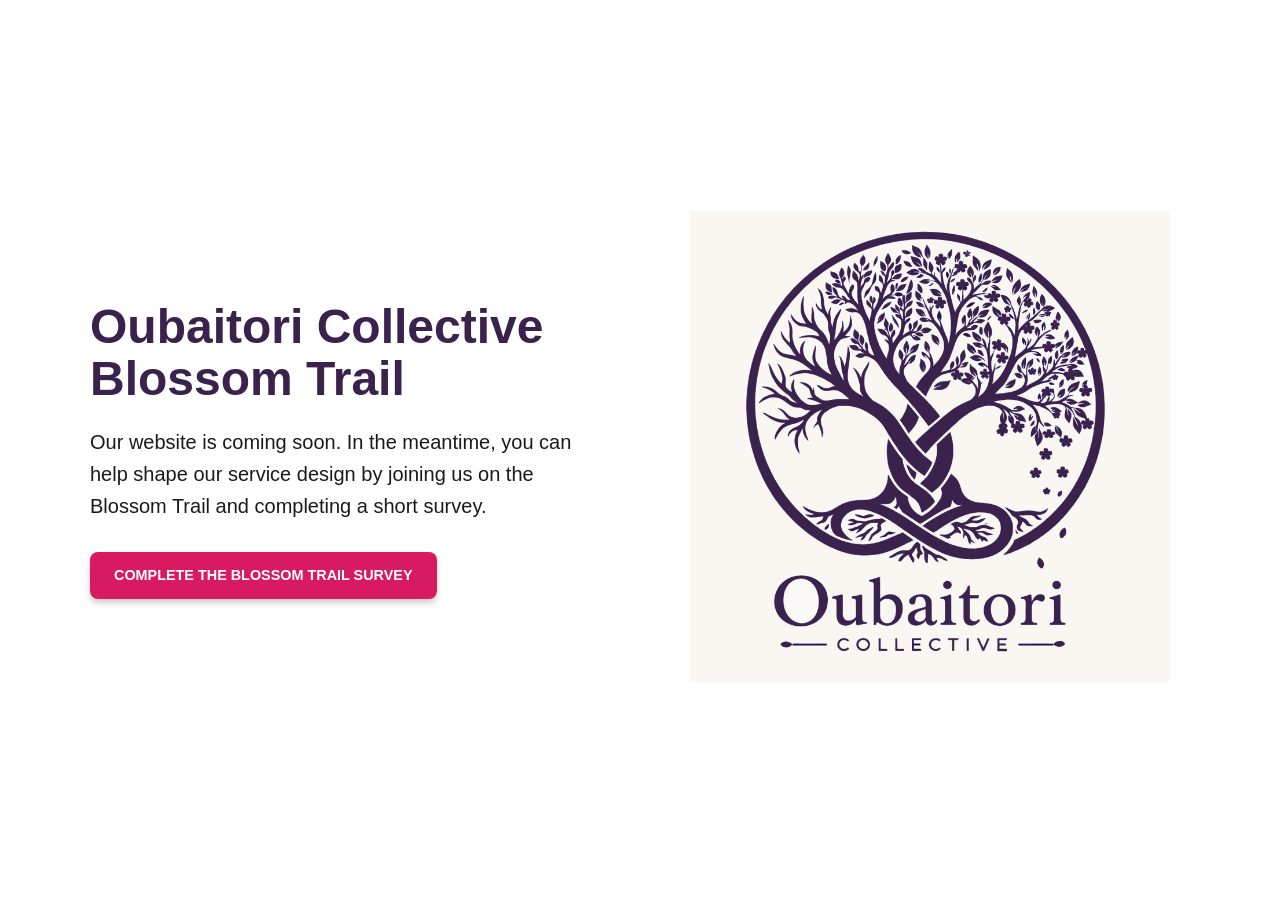
<file: index.html>
<!DOCTYPE html>
<html lang="en-GB">

<head>
    <meta charset="UTF-8">
    <meta name="viewport" content="width=device-width, initial-scale=1.0">
    <title data-i18n="app.title">Oubaitori Collective – Website Coming Soon</title>

    <!-- Core CSS -->
    <link rel="stylesheet" href="css/core.css">
    <link rel="stylesheet" href="css/accessibility.css">

    <style>
        .container {
            display: flex;
            max-width: 1100px;
            width: 90%;
            align-items: center;
            gap: 60px;
            padding: 40px 0;
            margin: 0 auto;
            min-height: 100vh;
        }

        .left {
            flex: 1;
        }

        h1 {
            font-size: 48px;
            margin: 0 0 20px 0;
            line-height: 1.1;
            color: var(--deep-purple);
        }

        p {
            font-size: 20px;
            margin: 0 0 30px 0;
            max-width: 520px;
            color: var(--dark);
        }

        .right {
            flex: 1;
            text-align: center;
        }

        .logo {
            max-width: 480px;
            width: 100%;
        }

        @media (max-width: 800px) {
            .container {
                flex-direction: column;
                text-align: center;
                gap: 40px;
                padding-top: 80px;
            }
            h1 { font-size: 40px; }
            p {
                font-size: 18px;
                margin: 0 auto 30px auto;
            }
        }
    </style>
</head>

<body>
    <!-- Skip Link -->
    <a href="#main-content" class="skip-link" data-i18n="app.skipToMain">Skip to main content</a>

    <header hidden>
        <!-- Semantic header (hidden visually if not needed, or we can just leave it out if the whole page is main content) -->
        <h2>Oubaitori Collective</h2>
    </header>

    <main id="main-content" role="main">
        <div class="container">
            <div class="left">
                <h1 data-i18n="app.title">Oubaitori Collective</h1>

                <p>
                    Our website is coming soon.
                    In the meantime, you can help shape our service design by joining us on the Blossom Trail and completing
                    a short survey.
                </p>

                <a class="btn btn-primary" href="map.html" data-i18n="nav.startSurvey">
                    Oubaitori Collective Blossom Trail
                </a>
            </div>

            <div class="right">
                <img src="logo.png" alt="Oubaitori Collective Logo" class="logo">
            </div>
        </div>
    </main>

    <footer hidden>
        <p>&copy; 2026 Oubaitori Collective</p>
    </footer>

    <!-- Scripts -->
    <script src="js/app.js"></script>
    <script src="js/accessibility.js"></script>
    <script src="js/i18n.js"></script>
</body>

</html>
</file>
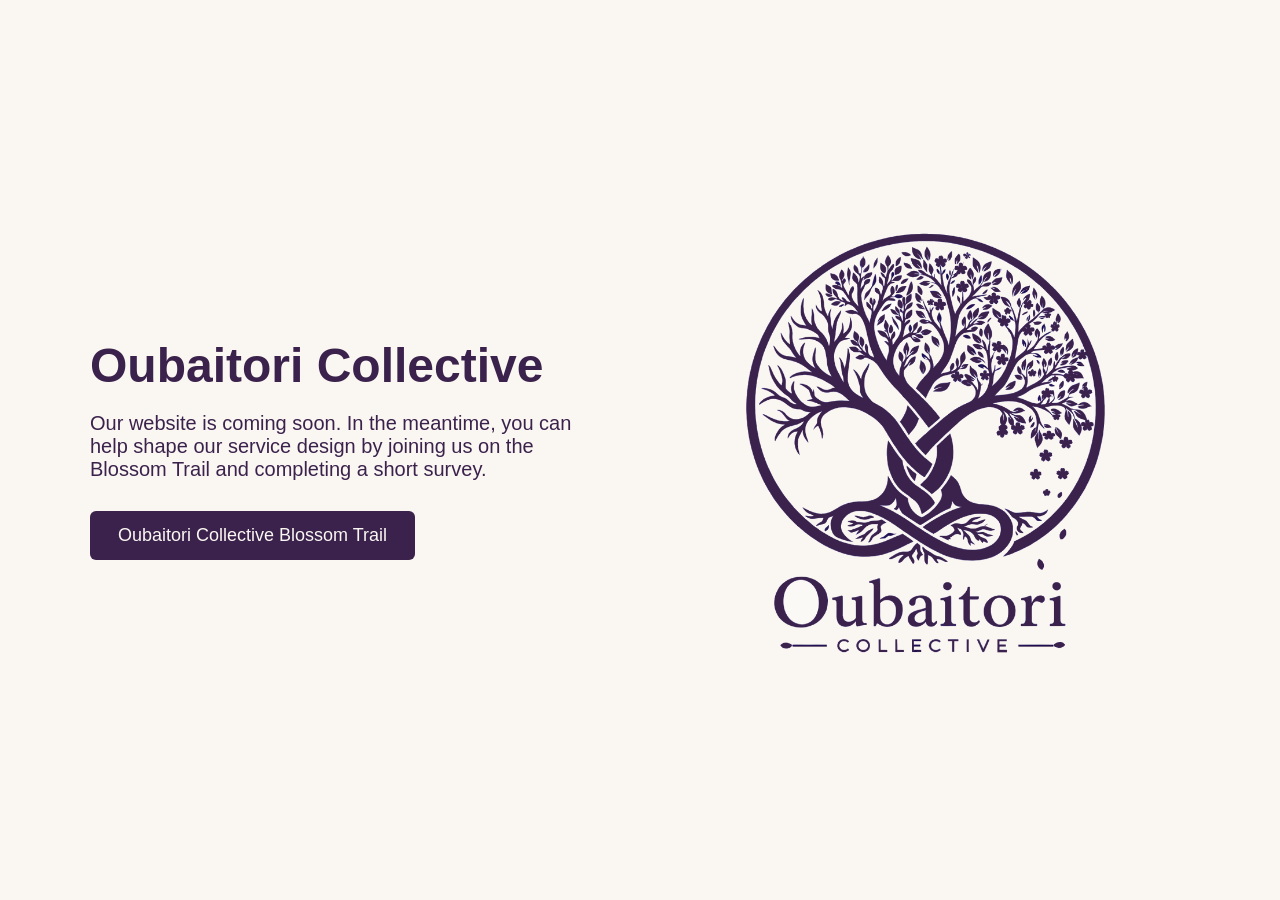
<file: holding.html>
<!DOCTYPE html>
<html lang="en">

<head>
    <meta charset="UTF-8">
    <meta name="viewport" content="width=device-width, initial-scale=1.0">
    <title>Oubaitori Collective – Website Coming Soon</title>

    <style>
        body {
            margin: 0;
            padding: 0;
            background: #FAF7F2;
            /* Cloud Linen */
            font-family: Arial, sans-serif;
            color: #3B224C;
            /* Deepest Purple */
            display: flex;
            justify-content: center;
            align-items: center;
            min-height: 100vh;
        }

        .container {
            display: flex;
            max-width: 1100px;
            width: 90%;
            align-items: center;
            gap: 60px;
            padding: 40px 0;
        }

        .left {
            flex: 1;
        }

        h1 {
            font-size: 48px;
            margin: 0 0 20px 0;
            line-height: 1.1;
        }

        p {
            font-size: 20px;
            margin: 0 0 30px 0;
            max-width: 520px;
        }

        .cta-button {
            background: #3B224C;
            /* Deepest Purple */
            color: #FAF7F2;
            /* Cloud Linen */
            padding: 14px 28px;
            border-radius: 6px;
            text-decoration: none;
            font-size: 18px;
            display: inline-block;
        }

        .cta-button:hover {
            background: #A57BB8;
            /* Soft Orchid */
        }

        .right {
            flex: 1;
            text-align: center;
        }

        .logo {
            max-width: 480px;
            /* increased size */
            width: 100%;
        }

        @media (max-width: 800px) {
            .container {
                flex-direction: column;
                text-align: center;
                gap: 40px;
            }

            h1 {
                font-size: 40px;
            }

            p {
                font-size: 18px;
                margin: 0 auto 30px auto;
            }
        }
    </style>
</head>

<body>
    <div class="container">

        <div class="left">
            <h1>Oubaitori Collective</h1>

            <p>
                Our website is coming soon.
                In the meantime, you can help shape our service design by joining us on the Blossom Trail and completing
                a short survey.
            </p>

            <a class="cta-button" href="https://YOUR-BLOSSOM-TRAIL-LINK">
                Oubaitori Collective Blossom Trail
            </a>
        </div>

        <div class="right">
            <img src="logo.png" alt="Oubaitori Collective Logo" class="logo">
        </div>

    </div>
</body>

</html>
</file>
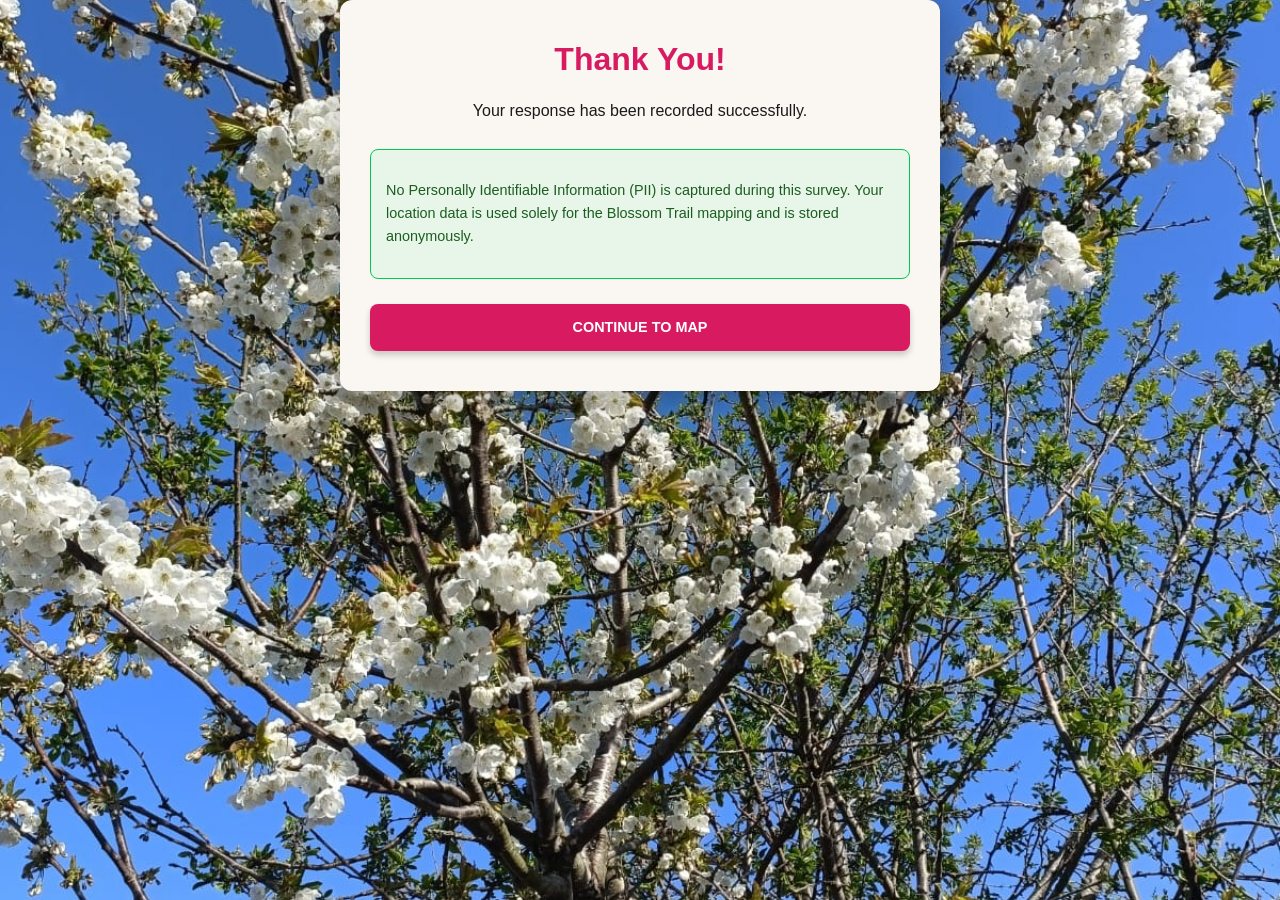
<file: success.html>
﻿<!DOCTYPE html>
<html lang="en-GB">
<head>
    <meta charset="UTF-8">
    <meta name="viewport" content="width=device-width, initial-scale=1.0">
    <title>Survey Completed - Blossom Trail</title>
    <link rel="stylesheet" href="css/core.css">
    <link rel="stylesheet" href="css/accessibility.css">
    <style>
        body {
            background: url('garden-blossom.jpg') no-repeat center center fixed;
            background-size: cover;
            display: flex;
            justify-content: center;
            align-items: center;
        }
        .success-panel {
            background-color: var(--cream);
            border-radius: 12px;
            box-shadow: 0 8px 32px rgba(0, 0, 0, 0.3);
            max-width: 600px;
            width: 90%;
            padding: 40px 30px;
            text-align: center;
            color: var(--dark);
        }
        .success-panel h1 {
            color: var(--primary);
            margin-bottom: 20px;
        }
        .data-notice {
            background: #e8f5e9;
            border: 1px solid var(--success);
            padding: 15px;
            border-radius: 8px;
            margin: 25px 0;
            font-size: 0.9em;
            color: #1b5e20;
            text-align: left;
        }
    </style>
</head>
<body>
    <div class="success-panel">
        <h1 data-i18n="survey.successTitle">Thank You!</h1>
        <p data-i18n="survey.success">Your response has been recorded successfully.</p>
        
        <div class="data-notice"><p data-i18n="survey.dataNotice">No Personally Identifiable Information (PII) is captured during this survey. Your location data is used solely for the Blossom Trail mapping and is stored anonymously.</p></div>
        
        <a href="map.html" class="btn btn-primary" style="width: 100%;" data-i18n="survey.continueToMap">Continue to Map</a>
    </div>

    <!-- Scripts -->
    <script src="js/app.js"></script>
    <script src="js/accessibility.js"></script>
    <script src="js/i18n.js"></script>
</body>
</html>
</file>
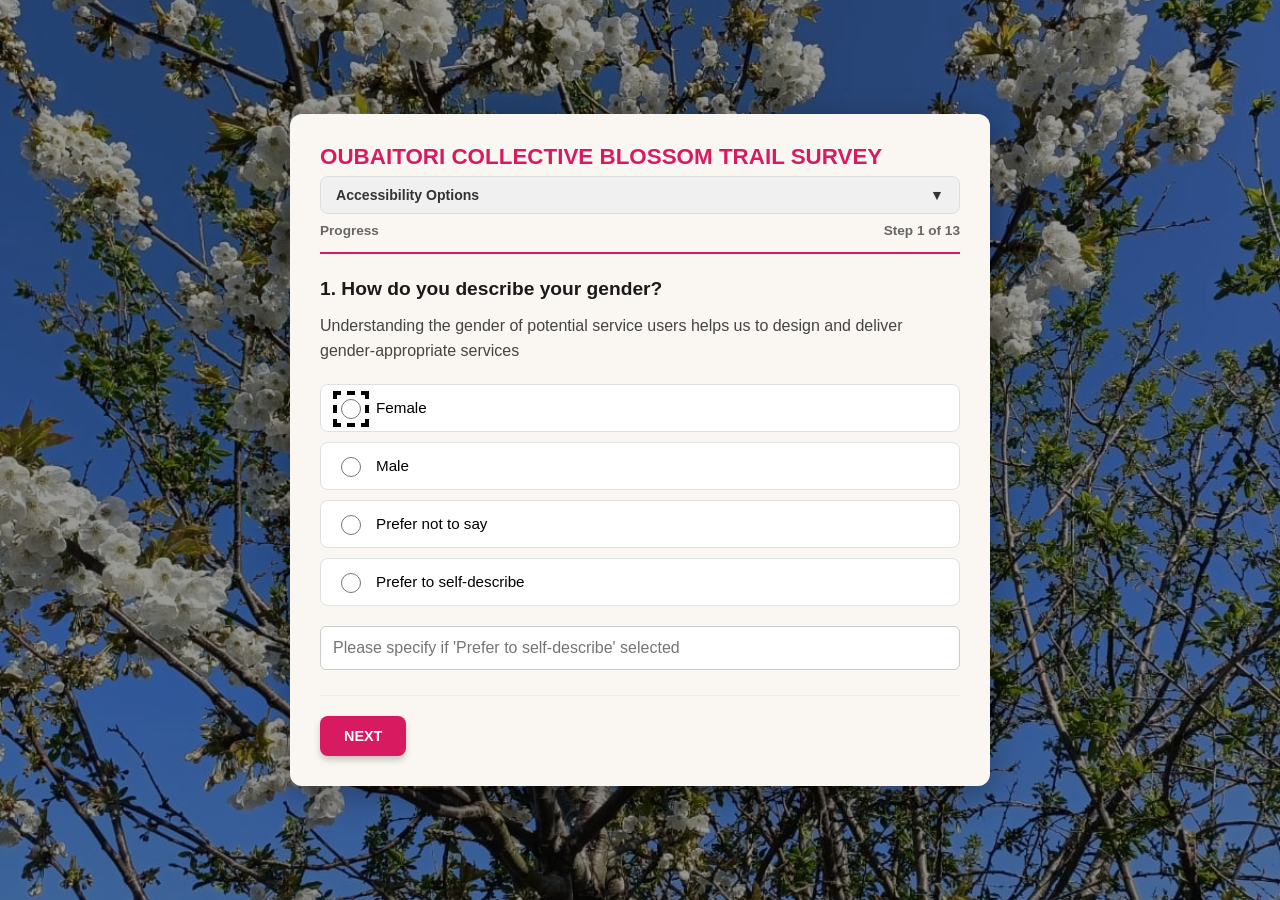
<file: survey.html>
﻿<!DOCTYPE html>
<html lang="en-GB">

<head>
    <meta charset="UTF-8">
    <meta name="viewport" content="width=device-width, initial-scale=1.0, maximum-scale=1.0, user-scalable=no">
    <title data-i18n="survey.title">Oubaitori Collective Blossom Trail Survey</title>
    
    <link rel="stylesheet" href="css/core.css">
    <link rel="stylesheet" href="css/survey.css">
    <link rel="stylesheet" href="css/accessibility.css">
</head>

<body>

    <a href="#main-content" class="skip-link" data-i18n="app.skipToMain">Skip to main content</a>

    <header hidden>
        <h2>Blossom Trail Survey</h2>
    </header>

    <main id="main-content" role="main" class="overlay">
        <div class="cream-panel">
            <h1 id="survey-title" data-i18n="survey.heading">Oubaitori Collective<br>Blossom Trail Survey</h1>
            
            
            <!-- Accessibility Options panel (set before you begin) -->
            <button class='survey-a11y-toggle' onclick='this.nextElementSibling.classList.toggle("open"); this.setAttribute("aria-expanded", this.nextElementSibling.classList.contains("open"))' aria-expanded='false' aria-controls='survey-a11y-panel'>
                <span data-i18n="accessibility.options">Accessibility Options</span> &#9660;
            </button>
            <div id='survey-a11y-panel' class='survey-a11y-panel' role='region' aria-label='Accessibility Options'>
                <div class='a11y-row'>
                    <label for='survey-theme-select' data-i18n="accessibility.colourTheme">Colour Theme</label>
                    <select id='survey-theme-select' class='a11y-theme-select' onchange='setTheme(this.value)' aria-label='Select colour theme'>
                        <option value="default" data-i18n="accessibility.themeDefault">Default</option>
                        <option value="high-contrast" data-i18n="accessibility.themeHighContrast">High Contrast</option>
                        <option value="dark-mode" data-i18n="accessibility.themeDark">Dark Mode</option>
                        <option value="sepia-overlay" data-i18n="accessibility.themeSepia">Sepia</option>
                        <option value="cyan-overlay" data-i18n="accessibility.themeCyan">Cyan</option>
                        <option value="sage-overlay" data-i18n="accessibility.themeSage">Sage</option>
                    </select>
                </div>
                <div class='a11y-row'>
                    <label data-i18n="accessibility.textSize">Text Size</label>
                    <button class='survey-a11y-small-btn' onclick='stepFontSize(-0.1)' aria-label='Decrease text size' data-i18n="accessibility.decrease">A-</button>
                    <input type='range' class='font-size-slider' min='0.8' max='1.4' step='0.05' value='1' aria-label='Text size' oninput='applyFontScale(parseFloat(this.value))' style='flex:1;'>
                    <button class='survey-a11y-small-btn' onclick='stepFontSize(0.1)' aria-label='Increase text size' data-i18n="accessibility.increase">A+</button>
                    <span class='font-size-value' style='min-width:36px;text-align:right;font-size:0.82em;color:#666;'>100%</span>
                </div>
                <div class='a11y-row'>
                    <button class='survey-a11y-small-btn a11y-dyslexia-btn' onclick='toggleDyslexiaFont()' aria-pressed='false' data-i18n="accessibility.dyslexiaFont">Dyslexia Font</button>
                    <button class='survey-a11y-small-btn a11y-ruler-btn' onclick='toggleReadingRuler()' aria-pressed='false' data-i18n="accessibility.readingRuler">Reading Ruler</button>
                    <button class='survey-a11y-small-btn a11y-tts-btn' onclick='toggleTTS()' aria-pressed='false' data-i18n="accessibility.readAloud">Read Aloud</button>
                </div>
                <div class="a11y-row" style="align-items:center;gap:6px;">
                    <label for="survey-tts-rate" style="min-width:80px;">Reading Speed</label>
                    <span style="font-size:0.82em;color:#888;" aria-hidden="true">Slower</span>
                    <input type="range" id="survey-tts-rate" class="tts-rate-slider"
                        min="0.3" max="1.5" step="0.05" value="0.85"
                        aria-label="Reading speed - adjust to make Read Aloud faster or slower"
                        style="flex:1;" oninput="setTTSRate(parseFloat(this.value))">
                    <span style="font-size:0.82em;color:#888;" aria-hidden="true">Faster</span>
                    <span class="tts-rate-label" style="min-width:68px;font-size:0.82em;color:#555;text-align:right;">Normal</span>
                </div>
            
                <hr class="a11y-divider">
                <div class="a11y-row">
                    <label for="survey-lang-select">🌐 Language</label>
                    <select id="survey-lang-select" class="blossom-lang-select" aria-label="Select display language" onchange="if(window.i18n){window.i18n.setLanguage(this.value)}">
                    <option value="en">English</option>
                    <option value="cy">Cymraeg (Welsh)</option>
                    <option value="fr">Français</option>
                    <option value="de">Deutsch</option>
                    <option value="pl">Polski</option>
                    <option value="ro">Română</option>
                    <option value="es">Español</option>
                    <option value="ar">العربية</option>
                    <option value="ur">اردو</option>
                </select>
                </div>
                <hr class="a11y-divider">
                <div class="a11y-row" style="flex-direction:column;align-items:flex-start;">
                    <strong style="font-size:0.82em;color:#c62828;margin-bottom:6px;" data-i18n="accessibility.requestAssistance">🆘 Request Assistance</strong>
                    <a href="https://999bsl.co.uk" target="_blank" rel="noopener noreferrer"
                        class="survey-a11y-small-btn" style="margin-bottom:6px;display:block;text-align:center;text-decoration:none;"
                        aria-label="Request Assistance - opens a help menu">🤟 999 BSL Video Relay</a>
                    <a href="https://www.relayuk.bt.com" target="_blank" rel="noopener noreferrer"
                        class="survey-a11y-small-btn" style="display:block;text-align:center;text-decoration:none;"
                        aria-label="Request Assistance - opens a help menu">💬 Relay UK Text Calls</a>
                </div>

            </div>
            <div class="progress" id="progress-bar" aria-live="polite">
                <span data-i18n="survey.progress">Progress</span>
                <span id="progress-text">Step 1 of 13</span>
            </div>

            <form id="blossom-survey" action="https://script.google.com/macros/s/AKfycbyY6VVTkvHj1Ktk2BbunChPbBc5ePc3X4hs-H-Q-eMdlMCIuhYy-uaEOO6iGvyuf_9w6g/exec" method="POST">
                <input type="hidden" id="uuid" name="Blossom UUID">
                
                <!-- Honeypot -->
                <div class="visually-hidden" aria-hidden="true">
                    <label for="bot-check">Leave this field blank</label>
                    <input type="text" id="bot-check" name="bot_check" tabindex="-1">
                </div>

                <div class="step active" role="group" aria-labelledby="q1-title">
                    <fieldset>
                        <legend>
                            <span class="q-title" id="q1-title" data-i18n="survey.q1.title">1. How do you describe your gender?</span>
                            <span class="q-desc" data-i18n="survey.q1.desc">Understanding the gender of potential service users helps us to design and deliver gender-appropriate services</span>
                        </legend>
                        <div class="options-group">
                            <label class="option-lbl"><input type="radio" name="Gender" value="Female" required> <span class="option-text" data-i18n="survey.q1.female">Female</span></label>
                            <label class="option-lbl"><input type="radio" name="Gender" value="Male" required> <span class="option-text" data-i18n="survey.q1.male">Male</span></label>
                            <label class="option-lbl"><input type="radio" name="Gender" value="Prefer not to say" required> <span class="option-text" data-i18n="survey.q1.preferNot">Prefer not to say</span></label>
                            <label class="option-lbl"><input type="radio" name="Gender" value="Prefer to self-describe" required id="gender-self-radio"> <span class="option-text" data-i18n="survey.q1.selfDescribe">Prefer to self-describe</span></label>
                        </div>
                        <label for="gender-self-text" class="visually-hidden">Specify gender</label>
                        <input type="text" name="Gender Other" id="gender-self-text" placeholder="Please specify if 'Prefer to self-describe' selected" data-i18n="survey.q1.placeholder">
                    </fieldset>
                </div>

                <div class="step" role="group" aria-labelledby="q2-title" hidden>
                    <fieldset>
                        <legend>
                            <span class="q-title" id="q2-title" data-i18n="survey.q2.title">2. Tell us your age</span>
                            <span class="q-desc" data-i18n="survey.q2.desc">Understanding the age of potential service users helps us to design and deliver age-appropriate services</span>
                        </legend>
                        <div class="options-group">
                            <label class="option-lbl"><input type="radio" name="Age" value="Under 18 years" required> <span class="option-text">Under 18 years</span></label>
                            <label class="option-lbl"><input type="radio" name="Age" value="19 - 24 years" required> <span class="option-text">19 - 24 years</span></label>
                            <label class="option-lbl"><input type="radio" name="Age" value="25 - 34 years" required> <span class="option-text">25 - 34 years</span></label>
                            <label class="option-lbl"><input type="radio" name="Age" value="35 - 44 years" required> <span class="option-text">35 - 44 years</span></label>
                            <label class="option-lbl"><input type="radio" name="Age" value="45 - 54 years" required> <span class="option-text">45 - 54 years</span></label>
                            <label class="option-lbl"><input type="radio" name="Age" value="55 - 64 years" required> <span class="option-text">55 - 64 years</span></label>
                            <label class="option-lbl"><input type="radio" name="Age" value="65 - 74 years" required> <span class="option-text">65 - 74 years</span></label>
                            <label class="option-lbl"><input type="radio" name="Age" value="Over 75 years" required> <span class="option-text">Over 75 years</span></label>
                        </div>
                    </fieldset>
                </div>

                <div class="step" role="group" aria-labelledby="q3-title" hidden>
                    <fieldset>
                        <legend>
                            <span class="q-title" id="q3-title" data-i18n="survey.q3.title">3. How are you feeling?</span>
                            <span class="q-desc" data-i18n="survey.q3.desc">Most people have a mix of feelings from day-to-day, sometimes more frequently. Tell us how you have been feeling overall in the last 4 weeks</span>
                        </legend>
                        <div class="options-group">
                            <label class="option-lbl">
                                <input type="radio" name="Feelings" value="Blooming" required>
                                <div class="feeling-container">
                                    <span class="feeling-square" aria-hidden="true">🟪</span>
                                    <span class="option-text" data-i18n="survey.q3.blooming">Blooming – I am thriving and living authentically</span>
                                </div>
                            </label>
                            <label class="option-lbl">
                                <input type="radio" name="Feelings" value="Balanced" required>
                                <div class="feeling-container">
                                    <span class="feeling-square" aria-hidden="true">🟦</span>
                                    <span class="option-text" data-i18n="survey.q3.balanced">Balanced – I am feeling stable</span>
                                </div>
                            </label>
                            <label class="option-lbl">
                                <input type="radio" name="Feelings" value="Steady" required>
                                <div class="feeling-container">
                                    <span class="feeling-square" aria-hidden="true">🟦</span>
                                    <span class="option-text" data-i18n="survey.q3.steady">Steady – I am functioning consistently</span>
                                </div>
                            </label>
                            <label class="option-lbl">
                                <input type="radio" name="Feelings" value="Stretched" required>
                                <div class="feeling-container">
                                    <span class="feeling-square" aria-hidden="true">🟩</span>
                                    <span class="option-text" data-i18n="survey.q3.stretched">Stretched – My energy is dipping and day-to-day tasks feel harder</span>
                                </div>
                            </label>
                            <label class="option-lbl">
                                <input type="radio" name="Feelings" value="Strained" required>
                                <div class="feeling-container">
                                    <span class="feeling-square" aria-hidden="true">🟨</span>
                                    <span class="option-text" data-i18n="survey.q3.strained">Strained – I am using all my energy to manage daily tasks</span>
                                </div>
                            </label>
                            <label class="option-lbl">
                                <input type="radio" name="Feelings" value="Overloaded" required>
                                <div class="feeling-container">
                                    <span class="feeling-square" aria-hidden="true">🟧</span>
                                    <span class="option-text" data-i18n="survey.q3.overloaded">Overloaded – I am struggling daily and just about functioning</span>
                                </div>
                            </label>
                            <label class="option-lbl">
                                <input type="radio" name="Feelings" value="Burnout" required>
                                <div class="feeling-container">
                                    <span class="feeling-square" aria-hidden="true">🟥</span>
                                    <span class="option-text" data-i18n="survey.q3.burnout">Burnout – I am completely overwhelmed and exhausted. I am unable to function</span>
                                </div>
                            </label>
                        </div>
                    </fieldset>
                </div>

                <div class="step" role="group" aria-labelledby="q4-title" hidden>
                    <label class="q-title" id="q4-title" data-i18n="survey.q4.title" for="council-area">4. Where do you live or work?</label>
                    <span class="q-desc" id="q4-desc" data-i18n="survey.q4.desc">We would like to understand more about where potential services users live and how services may vary in your local council area</span>
                    <select name="Council Area" id="council-area" aria-describedby="q4-desc" required>
                        <option value="" data-i18n="survey.pleaseSelect">Please select...</option>
                        <option value="County Durham">County Durham</option>
                        <option value="Darlington">Darlington</option>
                        <option value="Gateshead">Gateshead</option>
                        <option value="Hartlepool">Hartlepool</option>
                        <option value="Middlesbrough">Middlesbrough</option>
                        <option value="Newcastle Upon Tyne">Newcastle Upon Tyne</option>
                        <option value="North Tyneside">North Tyneside</option>
                        <option value="Northumberland">Northumberland</option>
                        <option value="Redcar and Cleveland">Redcar and Cleveland</option>
                        <option value="South Tyneside">South Tyneside</option>
                        <option value="Stockton-on-Tees">Stockton-on-Tees</option>
                        <option value="Sunderland">Sunderland</option>
                        <option value="Other" data-i18n="survey.q4.otherArea">Other Area / Online Only</option>
                    </select>
                </div>

                <div class="step" role="group" aria-labelledby="q5-title" hidden>
                    <fieldset>
                        <legend>
                            <span class="q-title" id="q5-title" data-i18n="survey.q5.title">5. Your current circumstances</span>
                            <span class="q-desc" data-i18n="survey.q5.desc">Select the option that best describes your circumstances right now</span>
                        </legend>
                        <div class="options-group">
                            <label class="option-lbl"><input type="radio" name="Circumstances" value="Employment" required> <span class="option-text" data-i18n="survey.q5.employment">I am in employment (paid work, including apprenticeships)</span></label>
                            <label class="option-lbl"><input type="radio" name="Circumstances" value="Self-employed" required> <span class="option-text" data-i18n="survey.q5.selfEmployed">I am self-employed (sole trader, running a business)</span></label>
                            <label class="option-lbl"><input type="radio" name="Circumstances" value="Education" required> <span class="option-text" data-i18n="survey.q5.education">I am in full-time education or training</span></label>
                            <label class="option-lbl"><input type="radio" name="Circumstances" value="Not in employment" required> <span class="option-text" data-i18n="survey.q5.notEmployed">I am not in employment, education or training right now</span></label>
                            <label class="option-lbl"><input type="radio" name="Circumstances" value="Other" required id="circ-other-radio"> <span class="option-text" data-i18n="survey.q5.other">Other – Please specify below</span></label>
                        </div>
                        <label for="circ-other-text" class="visually-hidden">Specify other circumstances</label>
                        <input type="text" name="Circumstances Other" id="circ-other-text" placeholder="Please specify if 'Other' selected" data-i18n="survey.q5.placeholder">
                    </fieldset>
                </div>

                <div class="step" role="group" aria-labelledby="q6-title" hidden>
                    <fieldset>
                        <legend>
                            <span class="q-title" id="q6-title" data-i18n="survey.q6.title">6. My daily environments, where I live, work and socialise</span>
                            <span class="q-desc" data-i18n="survey.q6.desc">The places I spend time in feel right for me and meet my unique needs</span>
                        </legend>
                        <div class="options-group">
                            <label class="option-lbl"><input type="radio" name="Environments" value="Strongly Agree" required> <span class="option-text" data-i18n="survey.stronglyAgree">Strongly Agree</span></label>
                            <label class="option-lbl"><input type="radio" name="Environments" value="Agree" required> <span class="option-text" data-i18n="survey.agree">Agree</span></label>
                            <label class="option-lbl"><input type="radio" name="Environments" value="Disagree" required> <span class="option-text" data-i18n="survey.disagree">Disagree</span></label>
                            <label class="option-lbl"><input type="radio" name="Environments" value="Strongly Disagree" required> <span class="option-text" data-i18n="survey.stronglyDisagree">Strongly Disagree</span></label>
                        </div>
                    </fieldset>
                </div>

                <div class="step" role="group" aria-labelledby="q7-title" hidden>
                    <fieldset>
                        <legend>
                            <span class="q-title" id="q7-title" data-i18n="survey.q7.title">7. My energy levels</span>
                            <span class="q-desc" data-i18n="survey.q7.desc">I feel confident that my daily activities are sustainable without risking my energy levels or health</span>
                        </legend>
                        <div class="options-group">
                            <label class="option-lbl"><input type="radio" name="Energy Sustainability" value="Strongly Agree" required> <span class="option-text" data-i18n="survey.stronglyAgree">Strongly Agree</span></label>
                            <label class="option-lbl"><input type="radio" name="Energy Sustainability" value="Agree" required> <span class="option-text" data-i18n="survey.agree">Agree</span></label>
                            <label class="option-lbl"><input type="radio" name="Energy Sustainability" value="Disagree" required> <span class="option-text" data-i18n="survey.disagree">Disagree</span></label>
                            <label class="option-lbl"><input type="radio" name="Energy Sustainability" value="Strongly Disagree" required> <span class="option-text" data-i18n="survey.stronglyDisagree">Strongly Disagree</span></label>
                        </div>
                    </fieldset>
                </div>

                <div class="step" role="group" aria-labelledby="q8-title" hidden>
                    <label class="q-title" id="q8-title" data-i18n="survey.q8.title" for="q8-textarea">8. Daily Activities</label>
                    <span class="q-desc" id="q8-desc" data-i18n="survey.q8.desc">What specific daily tasks drain your energy the most?</span>
                    <textarea name="Energy Drain Tasks" id="q8-textarea" aria-describedby="q8-desc" placeholder="Type your answer here..." data-i18n="survey.q8.placeholder" required></textarea>
                </div>

                <div class="step" role="group" aria-labelledby="q9-title" hidden>
                    <label class="q-title" id="q9-title" data-i18n="survey.q9.title" for="q9-textarea">9. What brings you joy?</label>
                    <textarea name="Joy" id="q9-textarea" placeholder="Type your answer here..." data-i18n="survey.q9.placeholder" required></textarea>
                </div>

                <div class="step" role="group" aria-labelledby="q10-title" hidden>
                    <fieldset>
                        <legend>
                            <span class="q-title" id="q10-title" data-i18n="survey.q10.title">10. Support Services</span>
                            <span class="q-desc" data-i18n="survey.q10.desc">I have been able to access support services in my area that understand my neurodivergence and/or burnout</span>
                        </legend>
                        <div class="options-group">
                            <label class="option-lbl"><input type="radio" name="Support Access" value="Strongly Agree" required> <span class="option-text" data-i18n="survey.stronglyAgree">Strongly Agree</span></label>
                            <label class="option-lbl"><input type="radio" name="Support Access" value="Agree" required> <span class="option-text" data-i18n="survey.agree">Agree</span></label>
                            <label class="option-lbl"><input type="radio" name="Support Access" value="Disagree" required> <span class="option-text" data-i18n="survey.disagree">Disagree</span></label>
                            <label class="option-lbl"><input type="radio" name="Support Access" value="Strongly Disagree" required> <span class="option-text" data-i18n="survey.stronglyDisagree">Strongly Disagree</span></label>
                        </div>
                    </fieldset>
                </div>

                <div class="step" role="group" aria-labelledby="q11-title" hidden>
                    <label class="q-title" id="q11-title" data-i18n="survey.q11.title" for="q11-textarea">11. What works for you?</label>
                    <span class="q-desc" id="q11-desc" data-i18n="survey.q11.desc">What tools and techniques do you use to help you function?</span>
                    <textarea name="Functioning Tools" id="q11-textarea" aria-describedby="q11-desc" placeholder="Type your answer here..." data-i18n="survey.q11.placeholder" required></textarea>
                </div>

                <div class="step" role="group" aria-labelledby="q12-title" hidden>
                    <fieldset>
                        <legend>
                            <span class="q-title" id="q12-title" data-i18n="survey.q12.title">12. What would help you or others?</span>
                            <span class="q-desc" data-i18n="survey.q12.desc">Understanding what would help you and other neurodivergent adults will help us to design services that meet people's needs</span>
                        </legend>
                        <div class="options-group">
                            <label class="option-lbl"><input type="checkbox" name="Help" value="Accessible spaces"> <span class="option-text" data-i18n="survey.q12.accessibleSpaces">Accessible, sensory safe community spaces</span></label>
                            <label class="option-lbl"><input type="checkbox" name="Help" value="Flexible support"> <span class="option-text" data-i18n="survey.q12.flexibleSupport">Peer-to-peer support / Flexible support</span></label>
                            <label class="option-lbl"><input type="checkbox" name="Help" value="Lived experience training"> <span class="option-text" data-i18n="survey.q12.livedExperience">Peer led mentoring lived experience training</span></label>
                            <label class="option-lbl"><input type="checkbox" name="Help" value="Inclusive employment"> <span class="option-text" data-i18n="survey.q12.inclusiveEmployment">Inclusive employment pathways</span></label>
                            <label class="option-lbl"><input type="checkbox" name="Help" value="Paid work trials"> <span class="option-text" data-i18n="survey.q12.paidWorkTrials">Paid work trials to gain experience</span></label>
                            <label class="option-lbl"><input type="checkbox" name="Help" value="Affordable coaching"> <span class="option-text" data-i18n="survey.q12.affordableCoaching">Affordable coaching</span></label>
                            <label class="option-lbl"><input type="checkbox" name="Help" value="Digital tools"> <span class="option-text" data-i18n="survey.q12.digitalTools">Digital tools to support accessibility</span></label>
                            <label class="option-lbl"><input type="checkbox" name="Help" value="Unsure"> <span class="option-text" data-i18n="survey.q12.unsure">I am not sure; however, I know I need some support</span></label>
                            <label class="option-lbl"><input type="checkbox" name="Help" value="Other" id="help-other-chk"> <span class="option-text" data-i18n="survey.q12.other">Other (Please specify)</span></label>
                        </div>
                        <label for="help-other-text" class="visually-hidden">Specify other help</label>
                        <input type="text" name="Help Other" id="help-other-text" placeholder="Please specify if 'Other' selected" data-i18n="survey.q12.placeholder">
                    </fieldset>
                </div>

                <div class="step" role="group" aria-labelledby="q13-title" hidden>
                    <label class="q-title" id="q13-title" data-i18n="survey.q13.title" for="q13-textarea">13. Community Based Services</label>
                    <span class="q-desc" id="q13-desc" data-i18n="survey.q13.desc">Are there any services, groups or tools (digital or internet based) in your area that ARE working well for you?</span>
                    <textarea name="Working Well Services" id="q13-textarea" aria-describedby="q13-desc" placeholder="Type your answer here..." data-i18n="survey.q13.placeholder" required></textarea>
                </div>

                <div id="inline-error" class="error-notice" tabindex="-1" role="alert">
                    <span data-i18n="survey.errorRequired">Please complete this question to continue.</span>
                </div>

                <div class="nav-controls">
                    <button type="button" id="btn-prev" class="btn btn-secondary" style="display:none;" data-i18n="survey.back">Back</button>
                    <button type="button" id="btn-next" class="btn btn-primary" data-i18n="survey.next">Next</button>
                    <button type="submit" id="btn-submit" class="btn btn-success" style="display:none;" data-i18n="survey.submit">Submit Survey</button>
                </div>
            </form>
        </div>
    </main>

    <!-- Scripts -->
    <script src="js/app.js"></script>
    <script src="js/accessibility.js"></script>
    <script src="js/survey.js"></script>
    <script src="js/i18n.js"></script>
</body>

</html>
</file>
<file: css/core.css>
:root {
    --primary: #d81b60;
    --success: #00c853;
    --accent: #7c4dff;
    --cream: #FAF7F2;
    --deep-purple: #3B224C;
    --soft-orchid: #A57BB8;
    --dark: #1a1a1a;
    --border: #e0e0e0;
    --font-scale: 1;
}

*, *::before, *::after {
    box-sizing: border-box;
}

body, html {
    margin: 0;
    padding: 0;
    font-family: 'Helvetica Neue', Verdana, Tahoma, Arial, sans-serif;
    font-size: calc(1em * var(--font-scale));
    line-height: 1.6;
}

/* Skip link for accessibility */
.skip-link {
    position: absolute;
    top: -100px;
    left: 0;
    background: #000;
    color: #fff;
    padding: 10px 15px;
    z-index: 100000;
    font-weight: bold;
    text-decoration: none;
    transition: top 0.2s ease;
}

.skip-link:focus {
    top: 0;
}

/* Base Headings */
h1, h2, h3, h4, h5, h6 {
    line-height: 1.2;
    margin-top: 0;
}

/* Shared Button Utilities */
.btn {
    padding: 12px 24px;
    border: none;
    border-radius: 8px;
    font-size: 0.9em;
    font-weight: bold;
    text-transform: uppercase;
    cursor: pointer;
    transition: all 0.2s ease;
    display: inline-flex;
    align-items: center;
    justify-content: center;
    gap: 8px;
    text-decoration: none;
}

.btn-primary {
    background-color: var(--primary);
    color: #fff;
    box-shadow: 0 4px 6px rgba(0,0,0,0.2);
}

.btn-primary:hover {
    background-color: #ad144b;
    transform: translateY(-2px);
    box-shadow: 0 6px 10px rgba(0,0,0,0.3);
}

.btn-primary:disabled {
    opacity: 0.5;
    cursor: not-allowed;
    transform: none;
}

.btn-secondary {
    background-color: #e0e0e0;
    color: #333;
}

.btn-secondary:hover {
    background-color: #d0d0d0;
}

.btn-accent {
    background-color: var(--accent);
    color: #fff;
}

.btn-accent:hover {
    background-color: #651fff;
}

.btn-success {
    background-color: var(--success);
    color: #000;
}

.btn-success:hover {
    background-color: #00b34a;
}
</file>
<file: css/accessibility.css>
/* ── Focus Visibility ─────────────────────────────────────────────────────── */
:focus-visible {
    outline: 4px dashed #000;
    outline-offset: 4px;
}
body.dark-mode :focus-visible,
body.high-contrast :focus-visible {
    outline: 4px dashed #fff;
}

/* ══════════════════════════════════════════════════════════════════════════
   THEME MODES
   These are all standard accessibility overlay themes used by tools like
   Recite Me, Browsealoud, and the RNIB:
   - High Contrast: Maximum legibility for low vision
   - Dark Mode:     Reduces glare, good for migraine/photosensitivity
   - Sepia:         Warm amber tone, reduces blue light (eye strain/fatigue)
   - Cyan:          Blue-tinted overlay, clinical evidence for Irlen Syndrome
   - Sage:          Soft green overlay, alternative for visual stress
   ══════════════════════════════════════════════════════════════════════════ */

/* ── High Contrast ──────────────────────────────────────────────────────── */
body.high-contrast { background-color: #000 !important; color: #ffff00 !important; }
body.high-contrast a { color: #00ffff !important; }
body.high-contrast button:not(.a11y-btn):not(.survey-a11y-small-btn):not(.nav-btn):not(.bucket-header) {
    background: #000 !important; color: #ffff00 !important; border: 2px solid #ffff00 !important;
}
/* Map sidebar */
body.high-contrast #sidebar {
    background: #000 !important; color: #ffff00 !important;
    border-right: 2px solid #ffff00 !important;
}
body.high-contrast #sidebar .bucket-header { background: #111 !important; }
body.high-contrast #sidebar strong, body.high-contrast #sidebar b { color: #ffff00 !important; }
/* Survey cream panel */
body.high-contrast .cream-panel {
    background: #000 !important; color: #ffff00 !important;
    border: 3px solid #ffff00 !important;
}
body.high-contrast .cream-panel .q-title { color: #00ffff !important; }
body.high-contrast .cream-panel .q-desc, body.high-contrast .cream-panel label { color: #ffff00 !important; }
body.high-contrast .cream-panel .option-lbl {
    background: #111 !important; border-color: #ffff00 !important; color: #ffff00 !important;
}
body.high-contrast .cream-panel textarea,
body.high-contrast .cream-panel input[type="text"] {
    background: #111 !important; color: #ffff00 !important; border: 2px solid #ffff00 !important;
}
body.high-contrast .overlay { background: rgba(0,0,0,0.95) !important; }

/* ── Dark Mode ──────────────────────────────────────────────────────────── */
body.dark-mode { background-color: #121212 !important; color: #e0e0e0 !important; }
/* Survey only — map is already dark by default */
body.dark-mode .overlay { background: rgba(18,18,18,0.97) !important; }
body.dark-mode .cream-panel {
    background: #1e1e1e !important; color: #e0e0e0 !important;
    box-shadow: 0 4px 30px rgba(0,0,0,0.8) !important;
}
body.dark-mode .cream-panel h1 { color: #d81b60 !important; }
body.dark-mode .cream-panel .q-title { color: #d81b60 !important; }
body.dark-mode .cream-panel .q-desc { color: #bbb !important; }
body.dark-mode .cream-panel .option-lbl {
    background: #2a2a2a !important; border-color: #444 !important; color: #e0e0e0 !important;
}
body.dark-mode .cream-panel input[type="radio"],
body.dark-mode .cream-panel input[type="checkbox"] { accent-color: #d81b60; }
body.dark-mode .cream-panel textarea,
body.dark-mode .cream-panel input[type="text"] {
    background: #2a2a2a !important; color: #e0e0e0 !important; border-color: #555 !important;
}
body.dark-mode .survey-a11y-toggle { background: #2a2a2a !important; color: #e0e0e0 !important; border-color: #444 !important; }
body.dark-mode .survey-a11y-panel { background: #1a1a1a !important; color: #e0e0e0 !important; border-color: #333 !important; }

/* ── Sepia (warm amber — reduces blue light, helps eye strain & fatigue) ── */
body.sepia-overlay { background-color: #8b6914 !important; color: #2c1a00 !important; }
body.sepia-overlay .overlay { background: rgba(245,225,180,0.97) !important; }
body.sepia-overlay .cream-panel {
    background: #f5e6c0 !important; color: #2c1a00 !important;
    border: 1px solid #c8a050 !important;
    box-shadow: 0 4px 20px rgba(100, 60, 0, 0.2) !important;
}
body.sepia-overlay .cream-panel h1 { color: #7a3b00 !important; }
body.sepia-overlay .cream-panel .q-title { color: #8b4513 !important; }
body.sepia-overlay .cream-panel .q-desc { color: #5c3400 !important; }
body.sepia-overlay .cream-panel .option-lbl {
    background: #fdf0d0 !important; border-color: #c8a050 !important;
}
body.sepia-overlay #sidebar {
    background: #3d2200 !important; color: #f5e6c0 !important;
    border-right: 2px solid #c8a050 !important;
}
body.sepia-overlay #sidebar strong { color: #f5c842 !important; }
body.sepia-overlay .survey-a11y-toggle { background: #e8d090 !important; color: #2c1a00 !important; }
body.sepia-overlay .survey-a11y-panel { background: #fdf0d0 !important; color: #2c1a00 !important; }

/* ── Cyan / Blue overlay (Irlen Syndrome / Visual Stress) ──────────────── */
body.cyan-overlay { background-color: #004466 !important; color: #001a2e !important; }
body.cyan-overlay .overlay { background: rgba(180,230,255,0.97) !important; }
body.cyan-overlay .cream-panel {
    background: #c8eeff !important; color: #001a2e !important;
    border: 1px solid #4aa8d8 !important;
    box-shadow: 0 4px 20px rgba(0, 80, 140, 0.15) !important;
}
body.cyan-overlay .cream-panel h1 { color: #004d80 !important; }
body.cyan-overlay .cream-panel .q-title { color: #003d66 !important; }
body.cyan-overlay .cream-panel .q-desc { color: #002244 !important; }
body.cyan-overlay .cream-panel .option-lbl {
    background: #e0f4ff !important; border-color: #4aa8d8 !important;
}
body.cyan-overlay #sidebar {
    background: #001a2e !important; color: #c8eeff !important;
    border-right: 2px solid #4aa8d8 !important;
}
body.cyan-overlay #sidebar strong { color: #80d4ff !important; }
body.cyan-overlay .survey-a11y-toggle { background: #a0d8f0 !important; color: #001a2e !important; }
body.cyan-overlay .survey-a11y-panel { background: #ddf0ff !important; color: #001a2e !important; }

/* ── Sage / Green overlay (soft visual stress alternative) ─────────────── */
body.sage-overlay { background-color: #1a3320 !important; color: #0d1f14 !important; }
body.sage-overlay .overlay { background: rgba(190,225,195,0.97) !important; }
body.sage-overlay .cream-panel {
    background: #c8e6c9 !important; color: #0d1f14 !important;
    border: 1px solid #66a870 !important;
    box-shadow: 0 4px 20px rgba(0, 80, 40, 0.15) !important;
}
body.sage-overlay .cream-panel h1 { color: #1b5e20 !important; }
body.sage-overlay .cream-panel .q-title { color: #1b5e20 !important; }
body.sage-overlay .cream-panel .q-desc { color: #1a3a20 !important; }
body.sage-overlay .cream-panel .option-lbl {
    background: #e8f5e9 !important; border-color: #66a870 !important;
}
body.sage-overlay #sidebar {
    background: #0d1f14 !important; color: #c8e6c9 !important;
    border-right: 2px solid #66a870 !important;
}
body.sage-overlay #sidebar strong { color: #a5d6a7 !important; }
body.sage-overlay .survey-a11y-toggle { background: #a5d6a7 !important; color: #0d1f14 !important; }
body.sage-overlay .survey-a11y-panel { background: #dcedc8 !important; color: #0d1f14 !important; }

/* ── Dyslexia Font ────────────────────────────────────────────────────────── */
body.dyslexia-font,
body.dyslexia-font * {
    font-family: 'OpenDyslexic', 'Verdana', 'Arial', sans-serif !important;
    letter-spacing: 0.05em !important;
    word-spacing: 0.15em !important;
    line-height: 1.8 !important;
}

/* ── Reading Ruler ────────────────────────────────────────────────────────── */
#reading-ruler {
    position: fixed;
    left: 0;
    width: 100%;
    height: 32px;
    background: rgba(255, 255, 100, 0.3);
    border-top: 2px solid rgba(200, 180, 0, 0.5);
    border-bottom: 2px solid rgba(200, 180, 0, 0.5);
    pointer-events: none;
    z-index: 99999;
    top: 50vh;
}
body.high-contrast #reading-ruler { background: rgba(255,255,0,0.5); border-color: #fff; }
body.dark-mode #reading-ruler { background: rgba(255,255,100,0.2); }

/* ── Button Active/Pressed States ─────────────────────────────────────────── */
.a11y-btn.active,
.a11y-dyslexia-btn.active,
.a11y-ruler-btn.active,
.a11y-tts-btn.active,
.survey-a11y-small-btn.active {
    background: var(--primary, #d81b60) !important;
    color: #fff !important;
    border-color: var(--primary, #d81b60) !important;
    font-weight: bold;
}

/* ── Reduced Motion ───────────────────────────────────────────────────────── */
@media (prefers-reduced-motion: reduce) {
    *, *::before, *::after {
        animation-duration: 0.01ms !important;
        animation-iteration-count: 1 !important;
        transition-duration: 0.01ms !important;
        scroll-behavior: auto !important;
    }
}

/* ── Survey A11y Collapsible Panel ───────────────────────────────────────── */
.survey-a11y-toggle {
    width: 100%;
    background: #f0f0f0;
    border: 1px solid #ddd;
    border-radius: 8px;
    padding: 10px 15px;
    font-size: 0.88em;
    font-weight: bold;
    cursor: pointer;
    text-align: left;
    display: flex;
    justify-content: space-between;
    align-items: center;
    color: #333;
    margin-bottom: 6px;
    transition: background 0.2s;
}
.survey-a11y-toggle:hover,
.survey-a11y-toggle:focus-visible {
    background: #e0e0e0;
    outline: 3px solid #d81b60;
    outline-offset: 2px;
}

.survey-a11y-panel {
    display: none;
    background: #f9f9f9;
    border: 1px solid #ddd;
    border-radius: 8px;
    padding: 14px;
    margin-bottom: 14px;
    font-size: 0.85em;
    gap: 10px;
}
.survey-a11y-panel.open { display: flex; flex-direction: column; }

.a11y-row {
    display: flex;
    gap: 8px;
    align-items: center;
    flex-wrap: wrap;
    margin-bottom: 6px;
}
.a11y-row label {
    font-size: 0.82em;
    color: #555;
    min-width: 80px;
    font-weight: 600;
}
.a11y-row select,
.a11y-row input[type="range"] {
    padding: 5px 8px;
    border: 1px solid #ccc;
    border-radius: 5px;
    font-size: 0.85em;
    background: #fff;
    color: #000;
    flex: 1;
    min-width: 0;
}
.a11y-row .font-size-value {
    font-size: 0.82em;
    color: #666;
    min-width: 36px;
    text-align: right;
}

.survey-a11y-small-btn {
    padding: 7px 11px;
    background: #444;
    color: #fff;
    border: 1px solid #555;
    border-radius: 6px;
    font-size: 0.82em;
    cursor: pointer;
    transition: background 0.15s;
    white-space: nowrap;
    text-decoration: none;
    display: inline-block;
}
.survey-a11y-small-btn:hover,
.survey-a11y-small-btn:focus-visible {
    background: #222;
    outline: 2px solid #d81b60;
    outline-offset: 2px;
}

.a11y-divider {
    border: none;
    border-top: 1px solid #ddd;
    margin: 6px 0;
}

/* ── Language Switcher ────────────────────────────────────────────────────── */
.lang-switcher {
    display: flex;
    align-items: center;
    gap: 8px;
    flex-wrap: wrap;
}
.lang-switcher label {
    font-size: 0.78em;
    font-weight: 600;
    color: #666;
    white-space: nowrap;
}
.lang-switcher select {
    padding: 5px 8px;
    border: 1px solid #ccc;
    border-radius: 5px;
    font-size: 0.85em;
    background: #fff;
    color: #000;
    cursor: pointer;
}

/* Map sidebar language switcher (dark background) */
#sidebar .lang-switcher label { color: #888; }
#sidebar .lang-switcher select {
    background: #222;
    color: #fff;
    border-color: #444;
}

/* -- TTS Active Reading Highlight --------------------------------- */
.tts-reading {
    outline: 3px solid #d81b60 !important;
    outline-offset: 2px !important;
    background: rgba(216, 27, 96, 0.08) !important;
    border-radius: 4px !important;
    transition: outline 0.1s;
}
body.high-contrast .tts-reading {
    outline-color: #ffff00 !important;
    background: rgba(255,255,0,0.15) !important;
}
</file>
<file: css/survey.css>
body {
    background: url('../garden-blossom.jpg') no-repeat center center fixed;
    background-size: cover;
    height: 100vh;
}

.overlay {
    min-height: 100vh;
    background: rgba(0, 0, 0, 0.4);
    display: flex;
    justify-content: center;
    align-items: center;
    padding: 20px;
    box-sizing: border-box;
}

.cream-panel {
    background-color: var(--cream);
    border-radius: 12px;
    box-shadow: 0 8px 32px rgba(0, 0, 0, 0.3);
    max-width: 700px;
    width: 100%;
    padding: 30px;
    box-sizing: border-box;
    position: relative;
    max-height: 90vh;
    overflow-y: auto;
    color: var(--dark);
}

h1 {
    color: var(--primary);
    font-size: 1.4em;
    margin-top: 0;
    margin-bottom: 5px;
    text-transform: uppercase;
}

.q-title {
    display: block;
    font-weight: bold;
    font-size: 1.2em;
    margin-bottom: 8px;
    color: var(--dark);
}

.q-desc {
    display: block;
    font-size: 1em;
    margin-bottom: 20px;
    color: #444;
    line-height: 1.6;
}

.progress {
    font-size: 0.85em;
    color: #666;
    margin-bottom: 20px;
    border-bottom: 2px solid var(--primary);
    padding-bottom: 10px;
    font-weight: bold;
    display: flex;
    justify-content: space-between;
}

.step {
    display: none;
    animation: fadeIn 0.3s ease-in;
}

.step.active {
    display: block;
}

@keyframes fadeIn {
    from {
        opacity: 0;
        transform: translateY(10px);
    }
    to {
        opacity: 1;
        transform: translateY(0);
    }
}

fieldset {
    border: none;
    padding: 0;
    margin: 0;
}

legend {
    padding: 0;
    display: block;
    width: 100%;
}

.options-group {
    display: flex;
    flex-direction: column;
    gap: 10px;
    margin-bottom: 20px;
}

.option-lbl {
    display: flex;
    align-items: flex-start;
    gap: 12px;
    background: #fff;
    padding: 12px 15px;
    border: 1px solid var(--border);
    border-radius: 8px;
    cursor: pointer;
    transition: all 0.2s;
    font-size: 0.95em;
    line-height: 1.4;
    width: 100%;
    box-sizing: border-box;
    color: #000;
}

.option-lbl:hover {
    border-color: var(--primary);
    background: #fff5f8;
}

input[type="radio"],
input[type="checkbox"] {
    flex-shrink: 0;
    margin-top: 2px;
    accent-color: var(--primary);
    width: 20px;
    height: 20px;
}

.feeling-container {
    display: flex;
    align-items: flex-start;
    gap: 8px;
    width: 100%;
}

.feeling-square {
    flex-shrink: 0;
    font-size: 1.1em;
}

.option-text {
    flex-grow: 1;
    word-wrap: break-word;
}

input[type="text"],
textarea,
select {
    width: 100%;
    padding: 12px;
    border: 1px solid #ccc;
    border-radius: 6px;
    font-family: inherit;
    font-size: 1em;
    box-sizing: border-box;
    background: #fff;
    color: #000;
}

textarea {
    resize: vertical;
    min-height: 120px;
}

.nav-controls {
    display: flex;
    justify-content: space-between;
    align-items: center;
    margin-top: 25px;
    padding-top: 20px;
    border-top: 1px solid #eee;
}

.error-notice {
    background: #fff3cd;
    border-left: 5px solid #ffc107;
    padding: 12px;
    margin-top: 15px;
    display: none;
    border-radius: 4px;
    font-weight: bold;
    color: #856404;
}

/* Visually hidden honeypot */
.visually-hidden {
    position: absolute;
    left: -10000px;
    top: auto;
    width: 1px;
    height: 1px;
    overflow: hidden;
}
</file>
